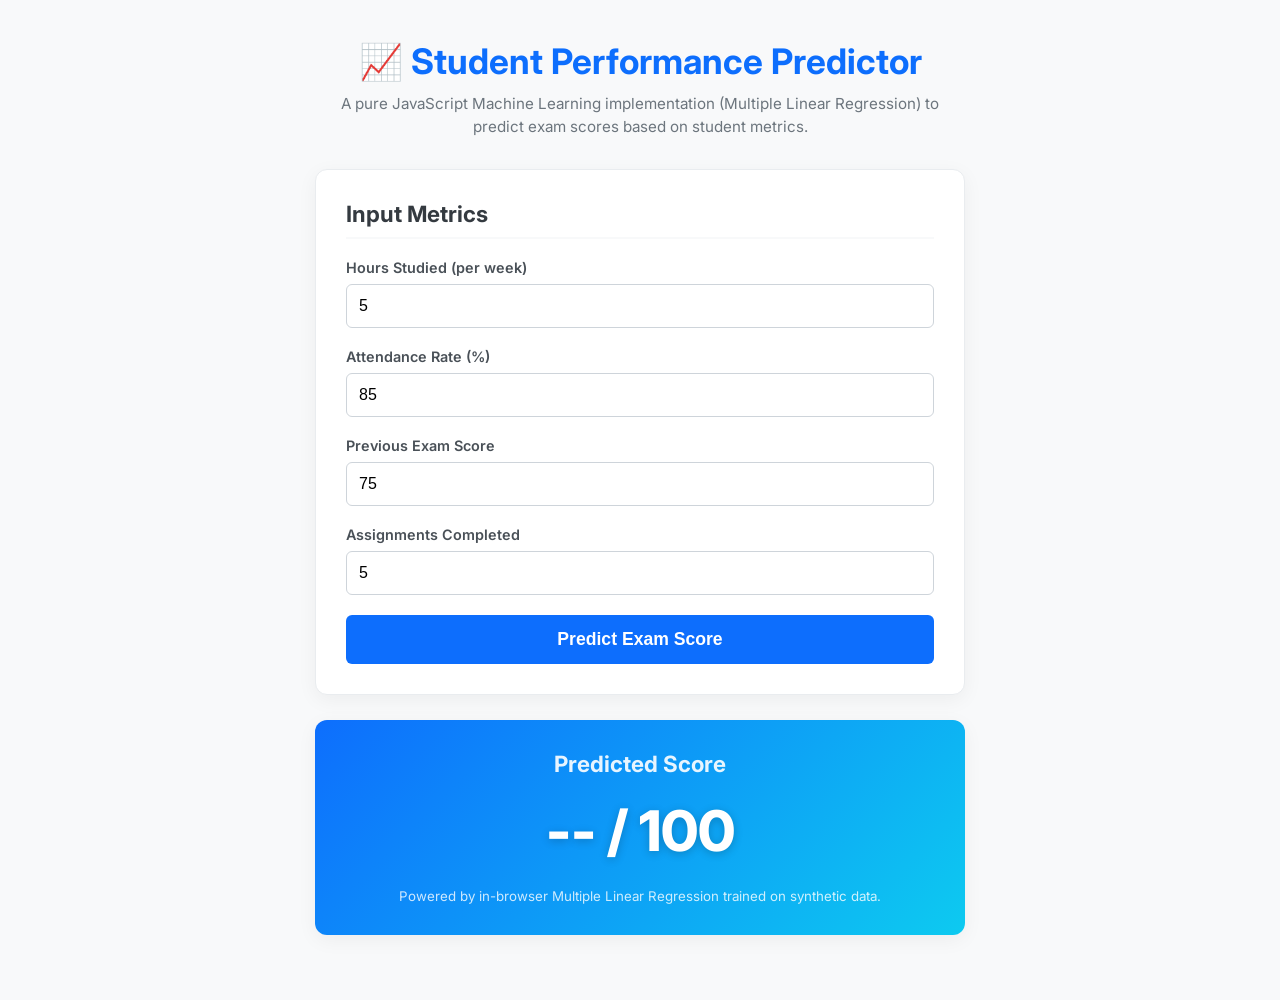
<file: Student_Predictor/index.html>
<!DOCTYPE html>
<html lang="en">
<head>
    <meta charset="UTF-8">
    <meta name="viewport" content="width=device-width, initial-scale=1.0">
    <title>Student Performance Predictor (ML)</title>
    <link rel="stylesheet" href="style.css">
    <link href="https://fonts.googleapis.com/css2?family=Inter:wght@400;600;800&display=swap" rel="stylesheet">
</head>
<body>
    <div class="container">
        <header>
            <h1>📈 Student Performance Predictor</h1>
            <p>A pure JavaScript Machine Learning implementation (Multiple Linear Regression) to predict exam scores based on student metrics.</p>
        </header>

        <main>
            <section class="card">
                <h2>Input Metrics</h2>
                <form id="prediction-form">
                    <div class="form-group">
                        <label for="hours">Hours Studied (per week)</label>
                        <input type="number" id="hours" min="0" max="40" step="0.5" value="5" required>
                    </div>
                    <div class="form-group">
                        <label for="attendance">Attendance Rate (%)</label>
                        <input type="number" id="attendance" min="0" max="100" value="85" required>
                    </div>
                    <div class="form-group">
                        <label for="prev-score">Previous Exam Score</label>
                        <input type="number" id="prev-score" min="0" max="100" value="75" required>
                    </div>
                    <div class="form-group">
                        <label for="assignments">Assignments Completed</label>
                        <input type="number" id="assignments" min="0" max="20" value="5" required>
                    </div>
                    
                    <button type="submit" class="btn btn-primary btn-block">Predict Exam Score</button>
                </form>
            </section>

            <section class="card output-card">
                <h2>Predicted Score</h2>
                <div id="prediction-output" class="score-display">-- / 100</div>
                <div class="model-info">
                    <small>Powered by in-browser Multiple Linear Regression trained on synthetic data.</small>
                </div>
            </section>
        </main>
    </div>

    <script src="script.js"></script>
</body>
</html>
</file>
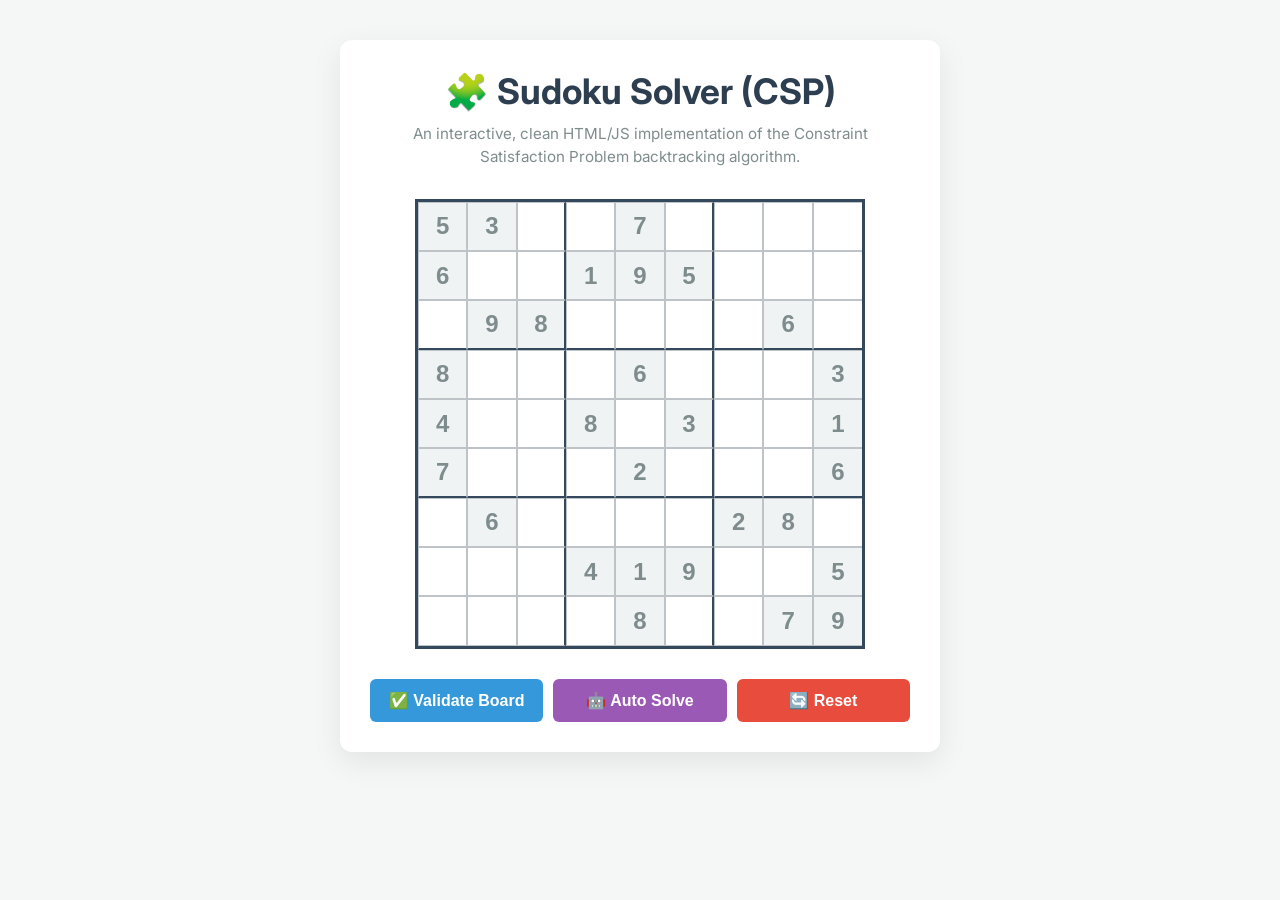
<file: Sudoku_Solver/index.html>
<!DOCTYPE html>
<html lang="en">
<head>
    <meta charset="UTF-8">
    <meta name="viewport" content="width=device-width, initial-scale=1.0">
    <title>Sudoku Solver (CSP)</title>
    <link rel="stylesheet" href="style.css">
    <link href="https://fonts.googleapis.com/css2?family=Inter:wght@400;600;800&display=swap" rel="stylesheet">
</head>
<body>
    <div class="container">
        <header>
            <h1>🧩 Sudoku Solver (CSP)</h1>
            <p>An interactive, clean HTML/JS implementation of the Constraint Satisfaction Problem backtracking algorithm.</p>
        </header>

        <main>
            <div id="sudoku-board" class="board"></div>
            
            <div class="controls">
                <button id="btn-validate" class="btn btn-primary">✅ Validate Board</button>
                <button id="btn-solve" class="btn btn-secondary">🤖 Auto Solve</button>
                <button id="btn-reset" class="btn btn-danger">🔄 Reset</button>
            </div>
            
            <div id="message-container" class="message hidden"></div>
        </main>
    </div>

    <script src="script.js"></script>
</body>
</html>
</file>
<file: Student_Predictor/style.css>
* {
    box-sizing: border-box;
    margin: 0;
    padding: 0;
}

body {
    font-family: 'Inter', sans-serif;
    background-color: #f8f9fa;
    color: #212529;
    display: flex;
    justify-content: center;
    padding: 40px 20px;
}

.container {
    max-width: 650px;
    width: 100%;
}

header {
    text-align: center;
    margin-bottom: 30px;
}

header h1 {
    font-size: 2.2rem;
    color: #0d6efd;
    margin-bottom: 10px;
}

header p {
    color: #6c757d;
    font-size: 0.95rem;
    line-height: 1.5;
}

.card {
    background: #fff;
    padding: 30px;
    border-radius: 12px;
    box-shadow: 0 5px 20px rgba(0,0,0,0.05);
    margin-bottom: 25px;
    border: 1px solid #e9ecef;
}

.card h2 {
    font-size: 1.4rem;
    margin-bottom: 20px;
    color: #343a40;
    border-bottom: 2px solid #f8f9fa;
    padding-bottom: 10px;
}

.form-group {
    margin-bottom: 20px;
}

.form-group label {
    display: block;
    margin-bottom: 8px;
    font-weight: 600;
    color: #495057;
    font-size: 0.9rem;
}

.form-group input {
    width: 100%;
    padding: 12px;
    border: 1px solid #ced4da;
    border-radius: 6px;
    font-size: 1rem;
    transition: border-color 0.2s, box-shadow 0.2s;
}

.form-group input:focus {
    outline: none;
    border-color: #86b7fe;
    box-shadow: 0 0 0 0.25rem rgba(13, 110, 253, 0.25);
}

.btn {
    padding: 14px 20px;
    border: none;
    border-radius: 6px;
    font-size: 1.1rem;
    font-weight: 600;
    cursor: pointer;
    transition: background-color 0.2s, transform 0.1s;
}

.btn-block {
    width: 100%;
}

.btn-primary {
    background-color: #0d6efd;
    color: white;
}

.btn-primary:hover {
    background-color: #0b5ed7;
}

.btn-primary:active {
    transform: scale(0.99);
}

.output-card {
    text-align: center;
    background: linear-gradient(135deg, #0d6efd 0%, #0dcaf0 100%);
    color: white;
    border: none;
}

.output-card h2 {
    color: rgba(255,255,255,0.9);
    border-bottom: none;
    margin-bottom: 10px;
}

.score-display {
    font-size: 3.5rem;
    font-weight: 800;
    margin: 10px 0 20px;
    text-shadow: 0 2px 10px rgba(0,0,0,0.2);
}

.model-info {
    color: rgba(255,255,255,0.8);
}
</file>
<file: Sudoku_Solver/style.css>
* {
    box-sizing: border-box;
    margin: 0;
    padding: 0;
}

body {
    font-family: 'Inter', sans-serif;
    background-color: #f4f7f6;
    color: #333;
    display: flex;
    justify-content: center;
    padding: 40px 20px;
}

.container {
    max-width: 600px;
    width: 100%;
    background: #fff;
    padding: 30px;
    border-radius: 12px;
    box-shadow: 0 10px 30px rgba(0,0,0,0.08);
}

header {
    text-align: center;
    margin-bottom: 30px;
}

header h1 {
    font-size: 2.2rem;
    color: #2c3e50;
    margin-bottom: 10px;
}

header p {
    color: #7f8c8d;
    font-size: 0.95rem;
    line-height: 1.5;
}

.board {
    display: grid;
    grid-template-columns: repeat(9, 1fr);
    gap: 0;
    margin: 0 auto 30px;
    max-width: 450px;
    border: 3px solid #34495e;
}

.cell {
    width: 100%;
    aspect-ratio: 1;
    border: 1px solid #bdc3c7;
    text-align: center;
    font-size: 1.5rem;
    font-weight: 600;
    color: #2c3e50;
    outline: none;
    transition: background-color 0.2s;
}

.cell:focus {
    background-color: #e8f4f8;
}

.cell.initial {
    background-color: #f0f3f4;
    color: #7f8c8d;
}

/* Thicker borders for 3x3 grids */
.cell:nth-child(3n) {
    border-right: 2px solid #34495e;
}
.cell:nth-child(9n) {
    border-right: none;
}
.cell:nth-child(n+19):nth-child(-n+27),
.cell:nth-child(n+46):nth-child(-n+54) {
    border-bottom: 2px solid #34495e;
}

.controls {
    display: flex;
    justify-content: space-between;
    gap: 10px;
}

.btn {
    flex: 1;
    padding: 12px 15px;
    border: none;
    border-radius: 6px;
    font-size: 1rem;
    font-weight: 600;
    cursor: pointer;
    transition: transform 0.1s, opacity 0.2s;
}

.btn:active {
    transform: scale(0.98);
}

.btn:hover {
    opacity: 0.9;
}

.btn-primary {
    background-color: #3498db;
    color: white;
}

.btn-secondary {
    background-color: #9b59b6;
    color: white;
}

.btn-danger {
    background-color: #e74c3c;
    color: white;
}

.message {
    margin-top: 20px;
    padding: 15px;
    border-radius: 6px;
    text-align: center;
    font-weight: 600;
}

.message.hidden {
    display: none;
}

.message.success {
    background-color: #d4edda;
    color: #155724;
    border: 1px solid #c3e6cb;
}

.message.error {
    background-color: #f8d7da;
    color: #721c24;
    border: 1px solid #f5c6cb;
}
</file>
